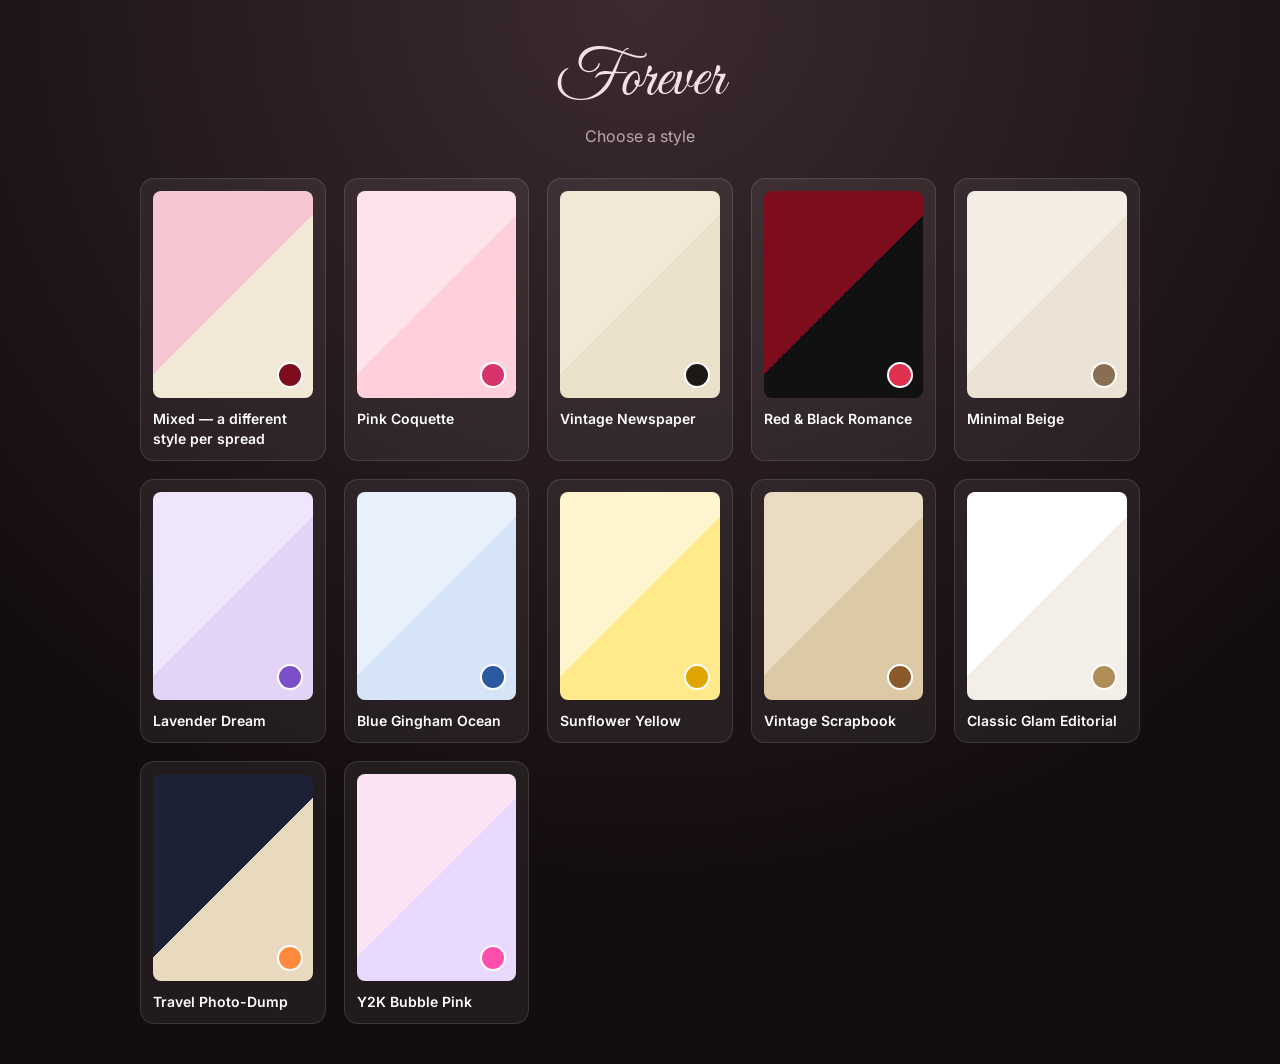
<file: s-2LkujtLw9VCy5qex/index.html>
<!DOCTYPE html><html lang="en"><head><meta charset="UTF-8"><meta name="robots" content="noindex, nofollow, noarchive"><meta name="viewport" content="width=device-width, initial-scale=1"><title>Forever</title>
<link href="https://fonts.googleapis.com/css2?family=Great+Vibes&family=Inter:wght@400;600&display=swap" rel="stylesheet">
<style>*{box-sizing:border-box;margin:0}body{background:radial-gradient(circle at 50% 0,#3b2a2f,#140d10 70%);min-height:100vh;color:#f3dfe4;font-family:Inter,sans-serif;padding:40px 20px}
h1{font:400 64px Great Vibes,cursive;text-align:center}p{text-align:center;opacity:.7;margin:6px 0 32px}
.g{display:grid;grid-template-columns:repeat(auto-fill,minmax(170px,1fr));gap:18px;max-width:1000px;margin:auto}
.c{text-decoration:none;color:#fff;background:rgba(255,255,255,.06);border:1px solid rgba(255,255,255,.12);border-radius:14px;padding:12px;transition:.2s}.c:hover{transform:translateY(-3px);background:rgba(255,255,255,.12)}
.sw{aspect-ratio:1/1.3;border-radius:8px;position:relative;margin-bottom:10px}.sw span{position:absolute;right:10px;bottom:10px;width:26px;height:26px;border-radius:50%;border:2px solid #fff}
b{font-weight:600;font-size:14px}</style></head><body><h1>Forever</h1><p>Choose a style</p><div class="g"><a class="c" href="mixed/"><div class="sw" style="background:linear-gradient(135deg,#f7c6d3 0 50%,#f1e8d6 50%)"><span style="background:#7d0c1c"></span></div><b>Mixed — a different style per spread</b></a><a class="c" href="coquette/"><div class="sw" style="background:linear-gradient(135deg,#ffe3ea 0 50%,#ffd0dc 50%)"><span style="background:#d6336c"></span></div><b>Pink Coquette</b></a><a class="c" href="newspaper/"><div class="sw" style="background:linear-gradient(135deg,#f1e8d6 0 50%,#ebe0c9 50%)"><span style="background:#1d1a16"></span></div><b>Vintage Newspaper</b></a><a class="c" href="romance/"><div class="sw" style="background:linear-gradient(135deg,#7d0c1c 0 50%,#111111 50%)"><span style="background:#e03150"></span></div><b>Red & Black Romance</b></a><a class="c" href="minimal/"><div class="sw" style="background:linear-gradient(135deg,#f4ede3 0 50%,#ece2d4 50%)"><span style="background:#8a6e52"></span></div><b>Minimal Beige</b></a><a class="c" href="lavender/"><div class="sw" style="background:linear-gradient(135deg,#efe6fb 0 50%,#e3d4f7 50%)"><span style="background:#7b4fc9"></span></div><b>Lavender Dream</b></a><a class="c" href="ocean/"><div class="sw" style="background:linear-gradient(135deg,#e8f0fb 0 50%,#d6e4f7 50%)"><span style="background:#2c5aa0"></span></div><b>Blue Gingham Ocean</b></a><a class="c" href="sunflower/"><div class="sw" style="background:linear-gradient(135deg,#fff6cf 0 50%,#ffe98a 50%)"><span style="background:#e0a400"></span></div><b>Sunflower Yellow</b></a><a class="c" href="vintage/"><div class="sw" style="background:linear-gradient(135deg,#e9dcc3 0 50%,#dcc9a6 50%)"><span style="background:#8b5a2b"></span></div><b>Vintage Scrapbook</b></a><a class="c" href="editorial/"><div class="sw" style="background:linear-gradient(135deg,#ffffff 0 50%,#f3efe8 50%)"><span style="background:#b08d57"></span></div><b>Classic Glam Editorial</b></a><a class="c" href="travel/"><div class="sw" style="background:linear-gradient(135deg,#1c2233 0 50%,#e8d9bf 50%)"><span style="background:#ff8a3d"></span></div><b>Travel Photo-Dump</b></a><a class="c" href="y2k/"><div class="sw" style="background:linear-gradient(135deg,#fbe3f4 0 50%,#e9d8ff 50%)"><span style="background:#ff4fae"></span></div><b>Y2K Bubble Pink</b></a></div></body></html>
</file>
